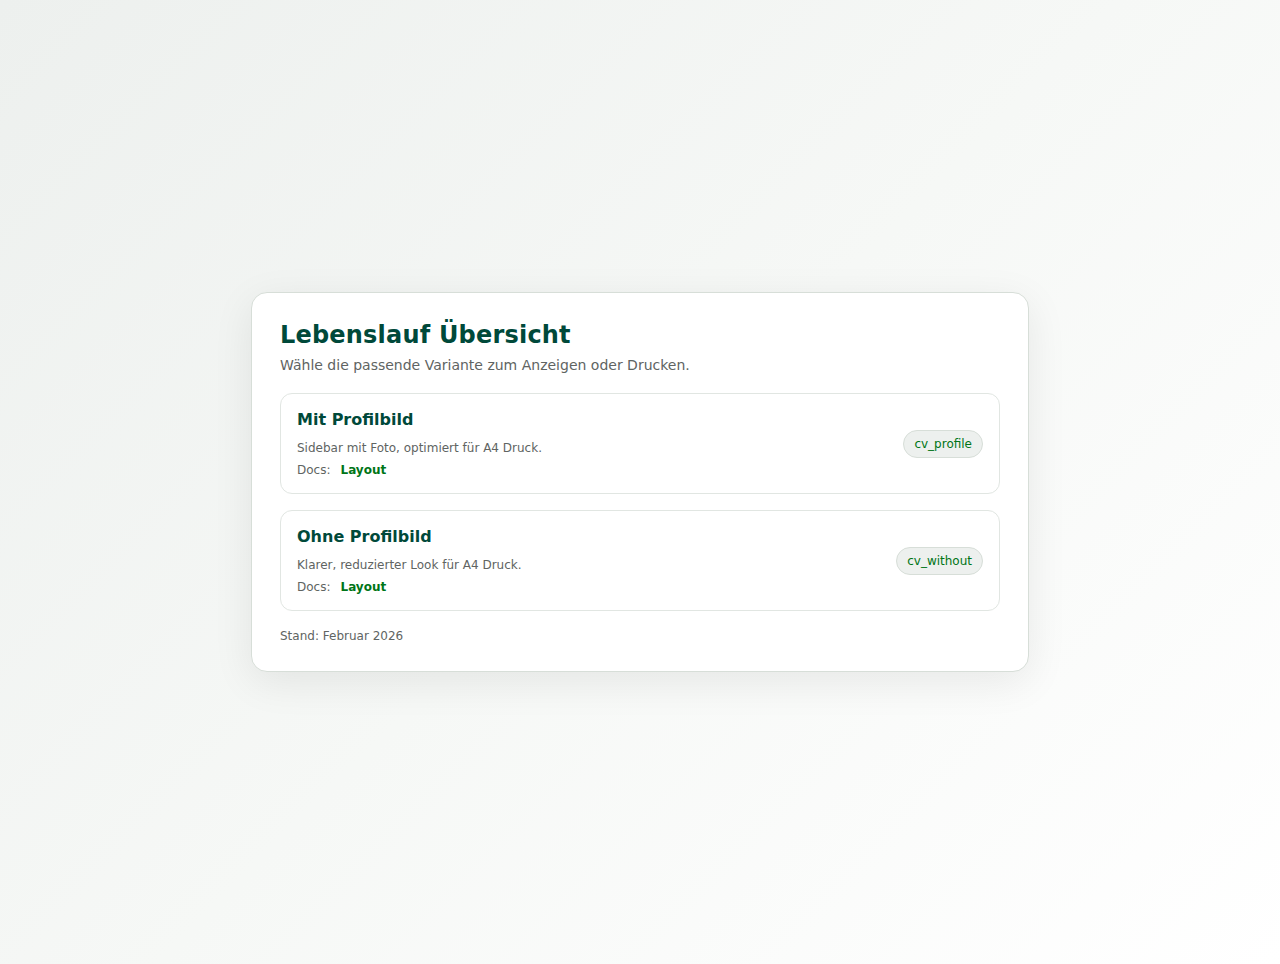
<file: index.html>
<!doctype html>
<html lang="de">
  <head>
    <meta charset="utf-8" />
    <meta name="viewport" content="width=device-width, initial-scale=1" />
    <title>CV Index</title>
    <style>
      :root {
        color-scheme: light;
      }
      body {
        margin: 0;
        font-family: "Inter", "Segoe UI", system-ui, -apple-system, sans-serif;
        background: linear-gradient(135deg, #edf0ee 0%, #f6f8f6 50%, #ffffff 100%);
        color: #00493a;
      }
      .wrap {
        min-height: 100vh;
        display: grid;
        place-items: center;
        padding: 32px 16px;
      }
      .card {
        width: min(720px, 100%);
        background: #ffffff;
        border: 1px solid #d7ded8;
        border-radius: 16px;
        box-shadow: 0 10px 40px rgba(0, 0, 0, 0.08);
        padding: 28px;
      }
      h1 {
        margin: 0 0 8px 0;
        font-size: 24px;
        letter-spacing: 0.2px;
      }
      p {
        margin: 0 0 20px 0;
        color: #606462;
        font-size: 14px;
      }
      .grid {
        display: grid;
        gap: 16px;
      }
      a {
        text-decoration: none;
        color: inherit;
      }
      .link-card {
        border: 1px solid #e1e6e2;
        border-radius: 12px;
        padding: 16px;
        transition: transform 120ms ease, box-shadow 120ms ease, border-color 120ms ease;
        display: flex;
        align-items: center;
        justify-content: space-between;
        gap: 16px;
      }
      .link-card:hover {
        transform: translateY(-2px);
        box-shadow: 0 8px 20px rgba(0, 0, 0, 0.08);
        border-color: #007517;
      }
      .link-main {
        display: inline-flex;
        align-items: center;
        justify-content: center;
      }
      .link-desc-box {
        display: flex;
        flex-direction: column;
        gap: 8px;
        flex: 1;
        min-width: 0;
      }
      .link-title {
        font-weight: 600;
        font-size: 16px;
      }
      .link-desc {
        font-size: 12px;
        color: #606462;
        margin-top: 4px;
      }
      .doc-row {
        display: flex;
        gap: 10px;
        flex-wrap: wrap;
        font-size: 12px;
        color: #606462;
      }
      .doc-row a {
        color: #007517;
        font-weight: 600;
      }
      .pill {
        background: #edf0ee;
        color: #007517;
        font-size: 12px;
        padding: 6px 10px;
        border-radius: 999px;
        border: 1px solid #d7ded8;
        white-space: nowrap;
      }
      footer {
        margin-top: 18px;
        font-size: 12px;
        color: #606462;
      }
    </style>
  </head>
  <body>
    <main class="wrap">
      <section class="card">
        <h1>Lebenslauf Übersicht</h1>
        <p>Wähle die passende Variante zum Anzeigen oder Drucken.</p>
        <div class="grid">
          <div class="link-card">
            <div class="link-desc-box">
              <div class="link-title">Mit Profilbild</div>
              <div class="link-desc">Sidebar mit Foto, optimiert für A4 Druck.</div>
              <div class="doc-row">
                <span>Docs:</span>
                <a href="cv_profile/docs/sticher_layout.html">Layout</a>
              </div>
            </div>
            <a class="link-main pill" href="cv_profile/cv-julian-engler.html">cv_profile</a>
          </div>
          <div class="link-card">
            <div class="link-desc-box">
              <div class="link-title">Ohne Profilbild</div>
              <div class="link-desc">Klarer, reduzierter Look für A4 Druck.</div>

              <div class="doc-row">
                <span>Docs:</span>
                <a href="cv_without/docs/sticher_layout.html">Layout</a>
              </div>
            </div>
            <a class="link-main pill" href="cv_without/cv-julian-engler.html">cv_without</a>
          </div>
        </div>
        <footer>Stand: Februar 2026</footer>
      </section>
    </main>
  </body>
</html>
</file>
